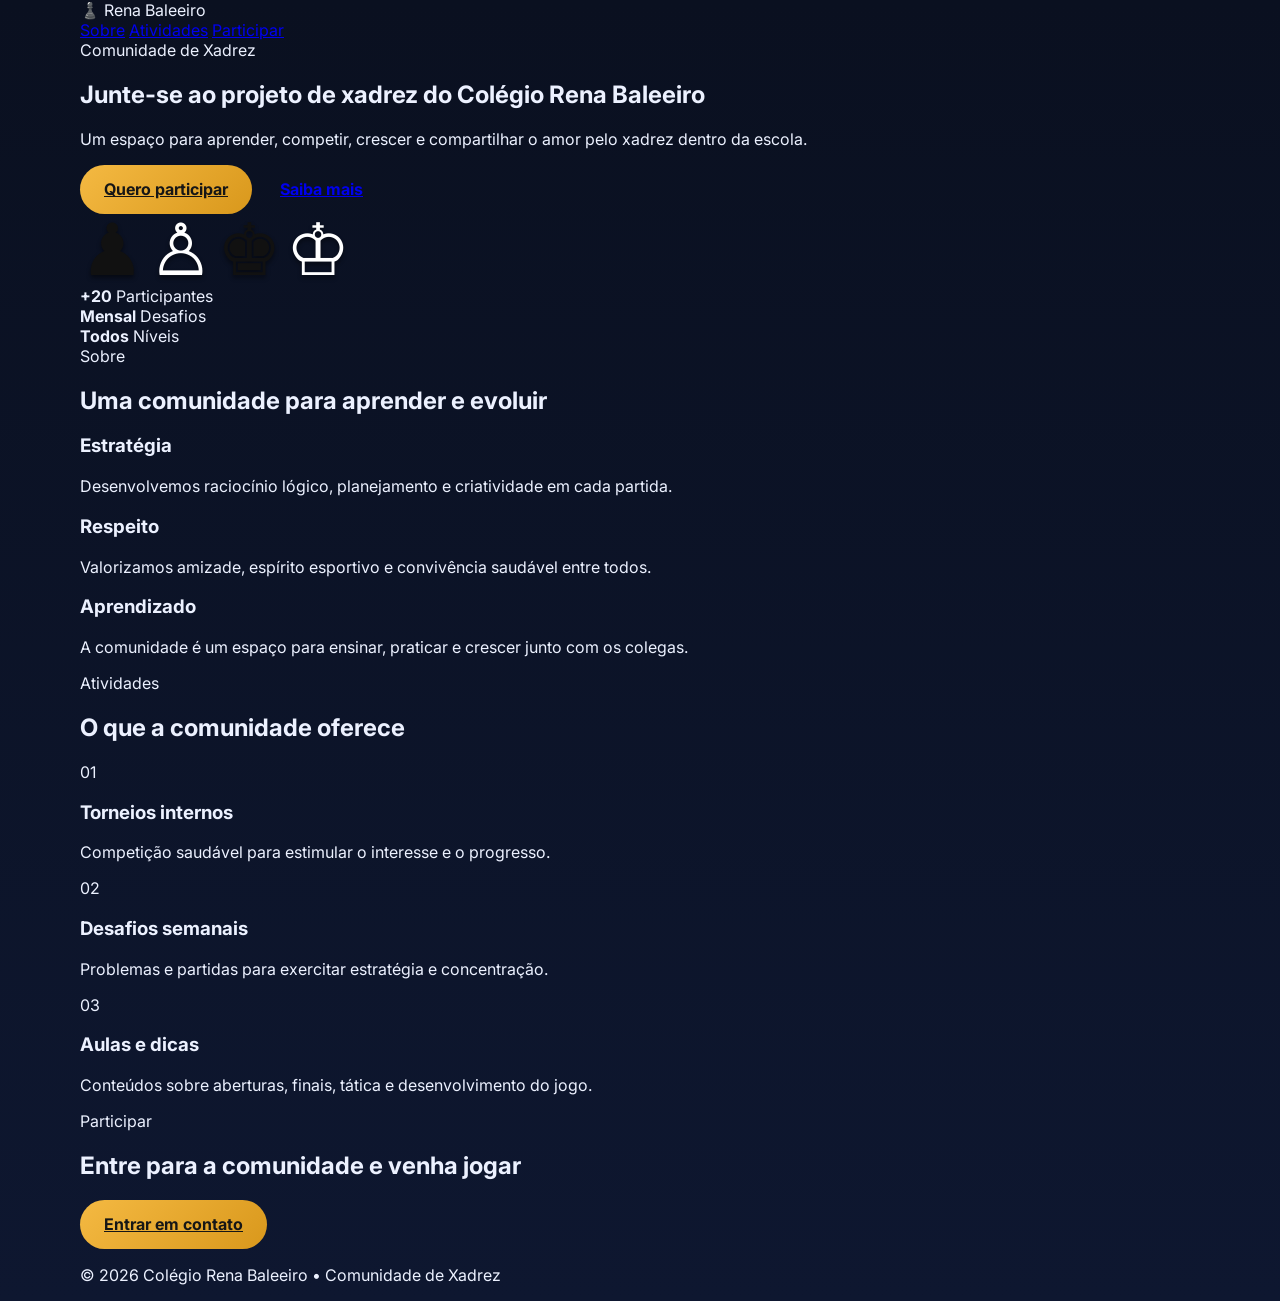
<file: index.html>
<!DOCTYPE html>
<html lang="pt-BR">
  <head>
    <meta charset="UTF-8" />
    <meta name="viewport" content="width=device-width, initial-scale=1.0" />
    <title>Comunidade de Xadrez | Colégio Rena Baleeiro</title>
    <meta
      name="description"
      content="Comunidade de xadrez do Colégio Rena Baleeiro para estudantes, alunos e participantes do projeto."
    />
    <link rel="preconnect" href="https://fonts.googleapis.com" />
    <link rel="preconnect" href="https://fonts.gstatic.com" crossorigin />
    <link
      href="https://fonts.googleapis.com/css2?family=Inter:wght@400;500;600;700;800&display=swap"
      rel="stylesheet"
    />
    <link rel="stylesheet" href="styles.css" />
  </head>
  <body>
    <header class="site-header">
      <nav class="container nav">
        <div class="brand">♟️ Rena Baleeiro</div>
        <div class="nav-links">
          <a href="#sobre">Sobre</a>
          <a href="#atividades">Atividades</a>
          <a href="#participar">Participar</a>
        </div>
      </nav>
    </header>

    <main>
      <section class="hero">
        <div class="container hero-content">
          <div class="hero-text">
            <span class="eyebrow">Comunidade de Xadrez</span>
            <h1>Junte-se ao projeto de xadrez do Colégio Rena Baleeiro</h1>
            <p>
              Um espaço para aprender, competir, crescer e compartilhar o amor pelo
              xadrez dentro da escola.
            </p>
            <div class="cta-group">
              <a class="button primary" href="#participar">Quero participar</a>
              <a class="button secondary" href="#sobre">Saiba mais</a>
            </div>
          </div>

          <div class="hero-card">
            <div class="chess-board" aria-label="Tabuleiro de xadrez ilustrativo">
              <span class="piece black">♟</span>
              <span class="piece white">♙</span>
              <span class="piece black">♚</span>
              <span class="piece white">♔</span>
            </div>
            <div class="stats">
              <div>
                <strong>+20</strong>
                <span>Participantes</span>
              </div>
              <div>
                <strong>Mensal</strong>
                <span>Desafios</span>
              </div>
              <div>
                <strong>Todos</strong>
                <span>Níveis</span>
              </div>
            </div>
          </div>
        </div>
      </section>

      <section id="sobre" class="section">
        <div class="container">
          <div class="section-heading">
            <span class="eyebrow dark">Sobre</span>
            <h2>Uma comunidade para aprender e evoluir</h2>
          </div>

          <div class="feature-grid">
            <article class="card">
              <h3>Estratégia</h3>
              <p>
                Desenvolvemos raciocínio lógico, planejamento e criatividade em cada
                partida.
              </p>
            </article>
            <article class="card">
              <h3>Respeito</h3>
              <p>
                Valorizamos amizade, espírito esportivo e convivência saudável entre
                todos.
              </p>
            </article>
            <article class="card">
              <h3>Aprendizado</h3>
              <p>
                A comunidade é um espaço para ensinar, praticar e crescer junto com
                os colegas.
              </p>
            </article>
          </div>
        </div>
      </section>

      <section id="atividades" class="section alt">
        <div class="container">
          <div class="section-heading">
            <span class="eyebrow dark">Atividades</span>
            <h2>O que a comunidade oferece</h2>
          </div>

          <div class="activities">
            <div class="activity-item">
              <span>01</span>
              <div>
                <h3>Torneios internos</h3>
                <p>Competição saudável para estimular o interesse e o progresso.</p>
              </div>
            </div>
            <div class="activity-item">
              <span>02</span>
              <div>
                <h3>Desafios semanais</h3>
                <p>Problemas e partidas para exercitar estratégia e concentração.</p>
              </div>
            </div>
            <div class="activity-item">
              <span>03</span>
              <div>
                <h3>Aulas e dicas</h3>
                <p>Conteúdos sobre aberturas, finais, tática e desenvolvimento do jogo.</p>
              </div>
            </div>
          </div>
        </div>
      </section>

      <section id="participar" class="section cta-section">
        <div class="container cta-box">
          <div>
            <span class="eyebrow dark">Participar</span>
            <h2>Entre para a comunidade e venha jogar</h2>
          </div>
          <a class="button primary" href="mailto:contato@exemplo.com">Entrar em contato</a>
        </div>
      </section>
    </main>

    <footer class="site-footer">
      <div class="container footer-content">
        <p>© 2026 Colégio Rena Baleeiro • Comunidade de Xadrez</p>
      </div>
    </footer>
  </body>
</html>
</file>
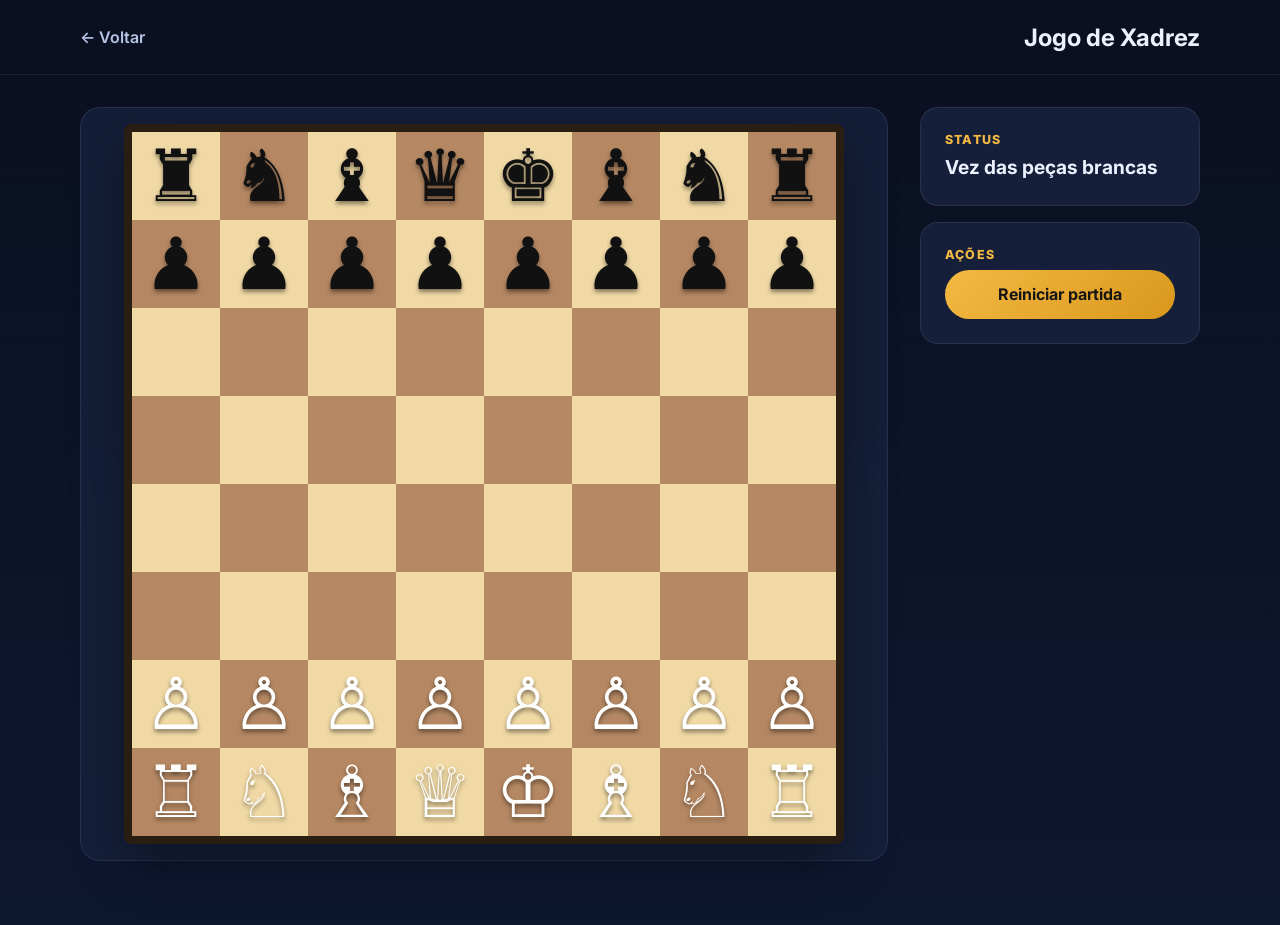
<file: game.html>
<!DOCTYPE html>
<html lang="pt-BR">
<head>
  <meta charset="UTF-8" />
  <meta name="viewport" content="width=device-width, initial-scale=1.0" />

  <title>Jogo de Xadrez | Comunidade Rena Baleeiro</title>

  <link rel="preconnect" href="https://fonts.googleapis.com" />
  <link rel="preconnect" href="https://fonts.gstatic.com" crossorigin />

  <link
    href="https://fonts.googleapis.com/css2?family=Inter:wght@400;500;600;700;800&display=swap"
    rel="stylesheet"
  />

  <link rel="stylesheet" href="styles.css" />
  <script defer src="app.js"></script>
</head>

<body class="game-page">

  <header class="game-header">
    <div class="container game-header-inner">
      <a href="index.html" class="back-link">← Voltar</a>
      <h1>Jogo de Xadrez</h1>
    </div>
  </header>

  <main class="game-main">

    <div class="container game-layout">

      <section class="board-panel">
        <div
          id="board"
          class="board"
          aria-label="Tabuleiro de xadrez">
        </div>
      </section>

      <aside class="side-panel">

        <div class="panel-box">
          <p class="panel-label">Status</p>
          <h2 id="status">Vez das peças brancas</h2>
        </div>

        <div class="panel-box">
          <p class="panel-label">Ações</p>

          <button
            id="reset-btn"
            class="button primary full">
            Reiniciar partida
          </button>
        </div>

      </aside>

    </div>

  </main>

</body>
</html>
</file>
<file: styles.css>
:root {
  --bg: #0b1020;
  --bg-soft: #121b2f;
  --panel: #17223c;
  --panel-2: #1f2d4d;
  --text: #ecf1ff;
  --muted: #b7c4e6;
  --primary: #f4b942;
  --primary-dark: #d9981c;
  --border: rgba(255, 255, 255, 0.08);

  --light-square: #f0d9a5;
  --dark-square: #b58863;

  --selected: rgba(255, 255, 0, 0.5);
  --legal: rgba(88, 218, 122, 0.5);
}

* {
  box-sizing: border-box;
}

html,
body {
  margin: 0;
  min-height: 100%;
}

body {
  font-family: "Inter", sans-serif;
  background: linear-gradient(
    180deg,
    #0a1020 0%,
    #0e1730 100%
  );
  color: var(--text);
}

button,
a {
  font: inherit;
}

.container {
  width: min(1120px, calc(100% - 2rem));
  margin: 0 auto;
}

/* CABEÇALHO DO JOGO */

.game-header {
  border-bottom: 1px solid var(--border);
  background: rgba(11, 16, 32, 0.9);
}

.game-header-inner {
  min-height: 74px;
  display: flex;
  align-items: center;
  justify-content: space-between;
  gap: 1rem;
}

.game-header h1 {
  margin: 0;
  font-size: 1.5rem;
}

.back-link {
  color: var(--muted);
  text-decoration: none;
  font-weight: 600;
}

.back-link:hover {
  color: var(--text);
}

/* ÁREA PRINCIPAL */

.game-main {
  padding: 2rem 0 4rem;
}

.game-layout {
  display: grid;
  grid-template-columns: minmax(0, 1fr) 280px;
  gap: 2rem;
  align-items: start;
}

/* TABULEIRO */

.board-panel {
  background: rgba(23, 34, 60, 0.85);
  border: 1px solid var(--border);
  border-radius: 20px;
  padding: 1rem;
}

.board {
  width: min(80vw, 720px);
  aspect-ratio: 1 / 1;
  margin: 0 auto;

  display: grid;
  grid-template-columns: repeat(8, 1fr);
  grid-template-rows: repeat(8, 1fr);

  border: 8px solid #2a1d12;
  border-radius: 8px;
  overflow: hidden;

  box-shadow: 0 20px 50px rgba(0, 0, 0, 0.35);
}

.square {
  border: 0;
  padding: 0;
  margin: 0;

  display: grid;
  place-items: center;

  position: relative;
  cursor: pointer;

  transition:
    filter 0.15s ease,
    box-shadow 0.15s ease;
}

.square.light {
  background: var(--light-square);
}

.square.dark {
  background: var(--dark-square);
}

.square:hover {
  filter: brightness(1.08);
}

/* PEÇAS */

.piece {
  line-height: 1;
  font-family:
    "DejaVu Sans",
    "Segoe UI Symbol",
    "Noto Sans Symbols 2",
    sans-serif;

  font-size: clamp(2rem, 7vw, 4.5rem);

  user-select: none;
  pointer-events: none;

  filter:
    drop-shadow(0 3px 2px rgba(0, 0, 0, 0.45));
}

.piece.white {
  color: #ffffff;
}

.piece.black {
  color: #111111;
}

/* CASA SELECIONADA */

.square.selected {
  box-shadow:
    inset 0 0 0 5px var(--selected);
}

/* MOVIMENTOS POSSÍVEIS */

.square.legal::after {
  content: "";

  position: absolute;

  width: 24%;
  height: 24%;

  border-radius: 50%;

  background: var(--legal);

  pointer-events: none;
}

.square.legal:has(.piece)::after {
  width: 82%;
  height: 82%;

  background: transparent;

  border: 5px solid var(--legal);
}

/* PAINEL LATERAL */

.side-panel {
  display: grid;
  gap: 1rem;
}

.panel-box {
  background: rgba(23, 34, 60, 0.9);

  border: 1px solid var(--border);
  border-radius: 18px;

  padding: 1.5rem;
}

.panel-label {
  margin: 0 0 0.5rem;

  color: var(--primary);

  font-size: 0.78rem;
  font-weight: 800;

  text-transform: uppercase;
  letter-spacing: 0.1em;
}

.panel-box h2 {
  margin: 0;

  font-size: 1.2rem;
  line-height: 1.35;
}

/* BOTÃO */

.button {
  display: inline-flex;

  align-items: center;
  justify-content: center;

  border: none;
  border-radius: 999px;

  padding: 0.9rem 1.5rem;

  font-weight: 700;

  cursor: pointer;

  transition:
    transform 0.2s ease,
    opacity 0.2s ease;
}

.button:hover {
  transform: translateY(-2px);
}

.button.primary {
  background:
    linear-gradient(
      135deg,
      var(--primary) 0%,
      var(--primary-dark) 100%
    );

  color: #161616;
}

.button.full {
  width: 100%;
}

/* CELULAR */

@media (max-width: 800px) {

  .game-header-inner {
    min-height: 64px;
  }

  .game-header h1 {
    font-size: 1.15rem;
  }

  .game-layout {
    grid-template-columns: 1fr;
  }

  .board-panel {
    padding: 0.5rem;
  }

  .board {
    width: min(94vw, 650px);
    border-width: 5px;
  }

  .side-panel {
    grid-template-columns: 1fr;
  }

  .panel-box {
    padding: 1rem;
  }

}

@media (max-width: 480px) {

  .game-main {
    padding-top: 1rem;
  }

  .board {
    width: 96vw;
  }

  .piece {
    font-size: clamp(1.8rem, 10vw, 3rem);
  }

}
</file>
